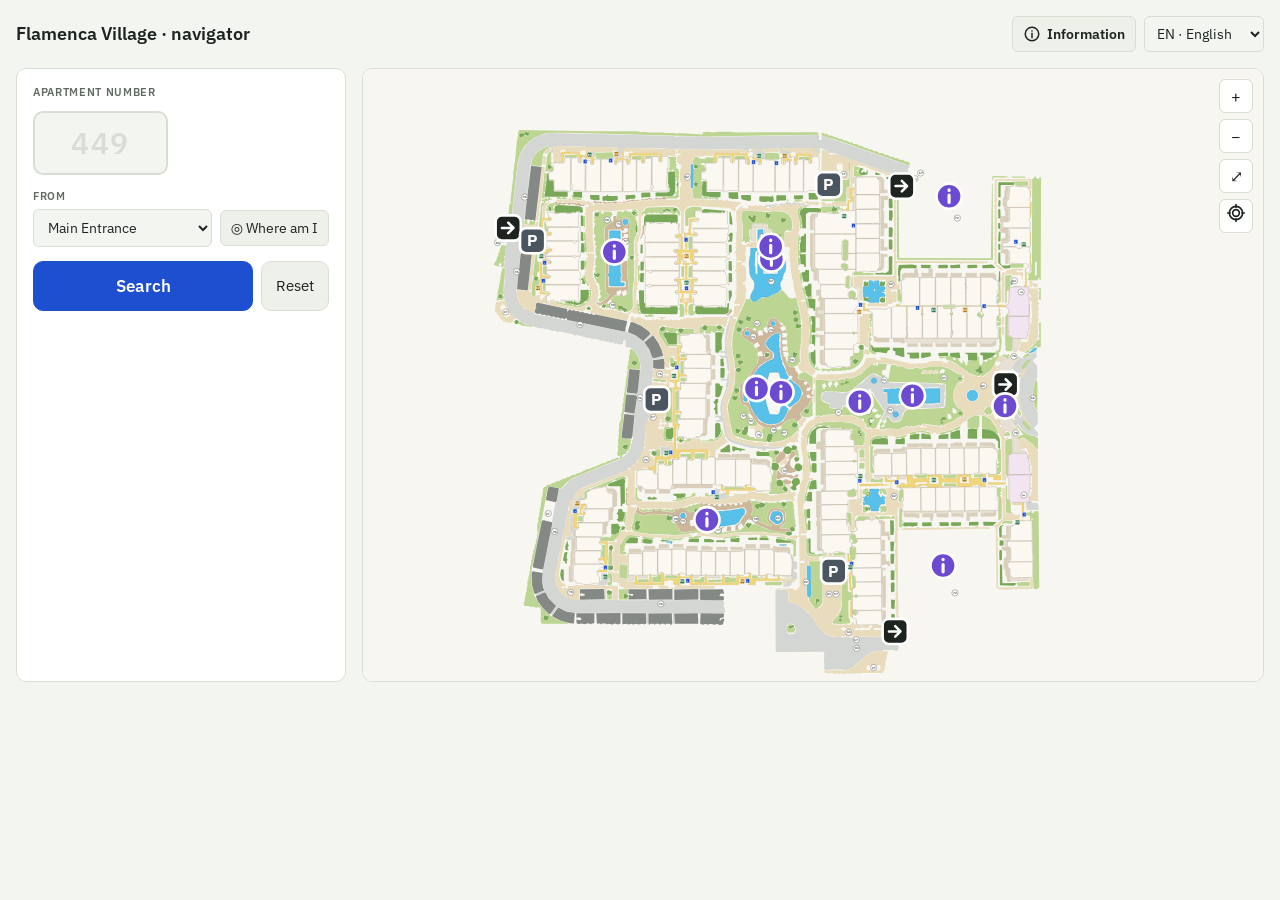
<file: index.html>
<!doctype html>
<html lang="es">
<head>
<meta charset="utf-8">
<meta name="viewport" content="width=device-width, initial-scale=1, viewport-fit=cover">
<meta name="theme-color" content="#1f4fd1">
<title>Flamenca Village · navegador</title>
<meta name="description" content="Interactive residence plan: find an apartment and get a walking route to its staircase and lift. EN · ES · FR · RU.">
<link rel="icon" href="data:image/svg+xml,%3Csvg xmlns='http://www.w3.org/2000/svg' viewBox='0 0 32 32'%3E%3Crect width='32' height='32' rx='7' fill='%231f4fd1'/%3E%3Cpath d='M9 23V12l7-4 7 4v11h-5v-6h-4v6z' fill='%23fff'/%3E%3C/svg%3E">
<link rel="preconnect" href="https://fonts.googleapis.com">
<link rel="preconnect" href="https://fonts.gstatic.com" crossorigin>
<link rel="stylesheet" href="https://fonts.googleapis.com/css2?family=IBM+Plex+Sans:wght@400;500;600&family=IBM+Plex+Mono:wght@400;500;600&display=swap">
<link rel="stylesheet" href="assets/style.css?v=20261014b">
</head>
<body class="mode-simple">
<div class="wrap">
  <header class="top">
    <h1 id="apptitle">FlamencaDemoPlan</h1>
    <div class="ctrls">
      <button class="btn infobtn" id="infobtn" type="button" hidden><svg viewBox="0 0 24 24" width="18" height="18" fill="none" stroke="currentColor" stroke-width="2" stroke-linecap="round"><circle cx="12" cy="12" r="9"/><path d="M12 11v6M12 7.5v.5"/></svg><span>Información</span></button>
      <select id="lang" aria-label="Language">
        <option value="es">ES · Español</option>
        <option value="en">EN · English</option>
        <option value="fr">FR · Français</option>
        <option value="ru">RU · Русский</option>
      </select>
    </div>
  </header>

  <div class="grid">
    <aside>
      <!-- Simple: номер квартиры крупно -->
      <form id="sform" class="simple-only route-only" novalidate>
        <label class="lbl" for="num" data-i="aptNumber">Número de apartamento</label>
        <div class="numrow">
          <input id="num" class="bignum" type="text" inputmode="numeric" autocomplete="off" enterkeyhint="search" placeholder="449" maxlength="8">
          <div class="hit" id="hit" aria-live="polite"></div>
        </div>
        <div class="err" id="err" role="alert" hidden></div>
      </form>

      <!-- Pro: поиск по коду с подсказками -->
      <div class="field pro-only">
        <label class="lbl" for="q" data-i="to">Destino</label>
        <input type="text" id="q" autocomplete="off" role="combobox" aria-controls="sugg" aria-expanded="false">
        <div class="sugg" id="sugg" role="listbox" hidden></div>
      </div>

      <div class="route-only">
        <label class="lbl" for="from" data-i="from">Desde</label>
        <div class="row">
          <select id="from"></select>
          <button class="btn pro-only" id="pick" type="button" data-i="onMap">En el plano</button>
          <button class="btn simple-only" id="useloc" type="button" hidden>◎</button>
        </div>
      </div>

      <div class="gorow route-only">
        <button class="btn primary simple-only" id="go" type="submit" form="sform" data-i="search">Buscar</button>
        <button class="btn" id="reset" type="button" data-i="reset">Restablecer</button>
      </div>

      <div class="pro-only">
        <span class="lbl" data-i="floorOnPlan">Planta en el plano</span>
        <div class="seg full" id="floorseg"></div>
      </div>
      <div class="pro-only">
        <span class="lbl" data-i="showWhich">Apartamentos visibles</span>
        <div class="seg full" id="showseg"></div>
      </div>

      <div class="card route-only pro-only" id="info" aria-live="polite"></div>
    </aside>

    <div class="mapbox" id="mapbox">
      <svg id="map" viewBox="0 0 3112 2770" role="img" aria-label="Plan">
        <g id="world">
          <g data-layer="road"></g>
          <g data-layer="walk"></g>
          <g data-layer="lawn"></g>
          <g data-layer="pool"></g>
          <g data-layer="parking"></g>
          <g data-layer="bld"></g>
          <g data-layer="gallery"></g>
          <image data-layer="raster" x="0" y="0" opacity=".6"/>
          <g data-layer="apts" id="g-stacks"></g>
          <g data-layer="aptlabels" id="g-stl"></g>
          <g data-layer="pois"></g>
          <g data-layer="graph"></g>
          <g id="g-route"></g>
          <g data-layer="lifts"></g>
          <g data-layer="liftsdata"></g>
          <g data-layer="panels"></g>
          <g data-layer="esc"></g>
          <g data-layer="badges"></g>
          <g data-layer="places"></g>
          <g id="g-me"></g>
        </g>
      </svg>
      <div class="mapctl">
        <button id="zin" type="button">+</button>
        <button id="zout" type="button">−</button>
        <button id="zfit" type="button">⤢</button>
        <button id="locate" type="button" hidden><svg viewBox="0 0 24 24" width="20" height="20" fill="none" stroke="currentColor" stroke-width="2" stroke-linecap="round"><circle cx="12" cy="12" r="4"/><path d="M12 2v3M12 19v3M2 12h3M19 12h3"/><circle cx="12" cy="12" r="8"/></svg></button>
      </div>
      <div class="hint" id="hint" hidden data-i="pickHint"></div>
    </div>
  </div>

</div>
<div class="pop" id="pop" hidden><div class="popc" role="dialog" aria-modal="true" aria-labelledby="poptitle"><button class="popx" id="popx" type="button" aria-label="×">×</button><div id="popb"></div></div></div>
<div class="ntoast" id="ntoast" role="status" hidden></div>

<script src="data/plan-data.js?v=20261014b"></script>
<script src="assets/geo.js?v=20261014b"></script>
<script src="assets/app.js?v=20261014b"></script>
</body>
</html>
</file>
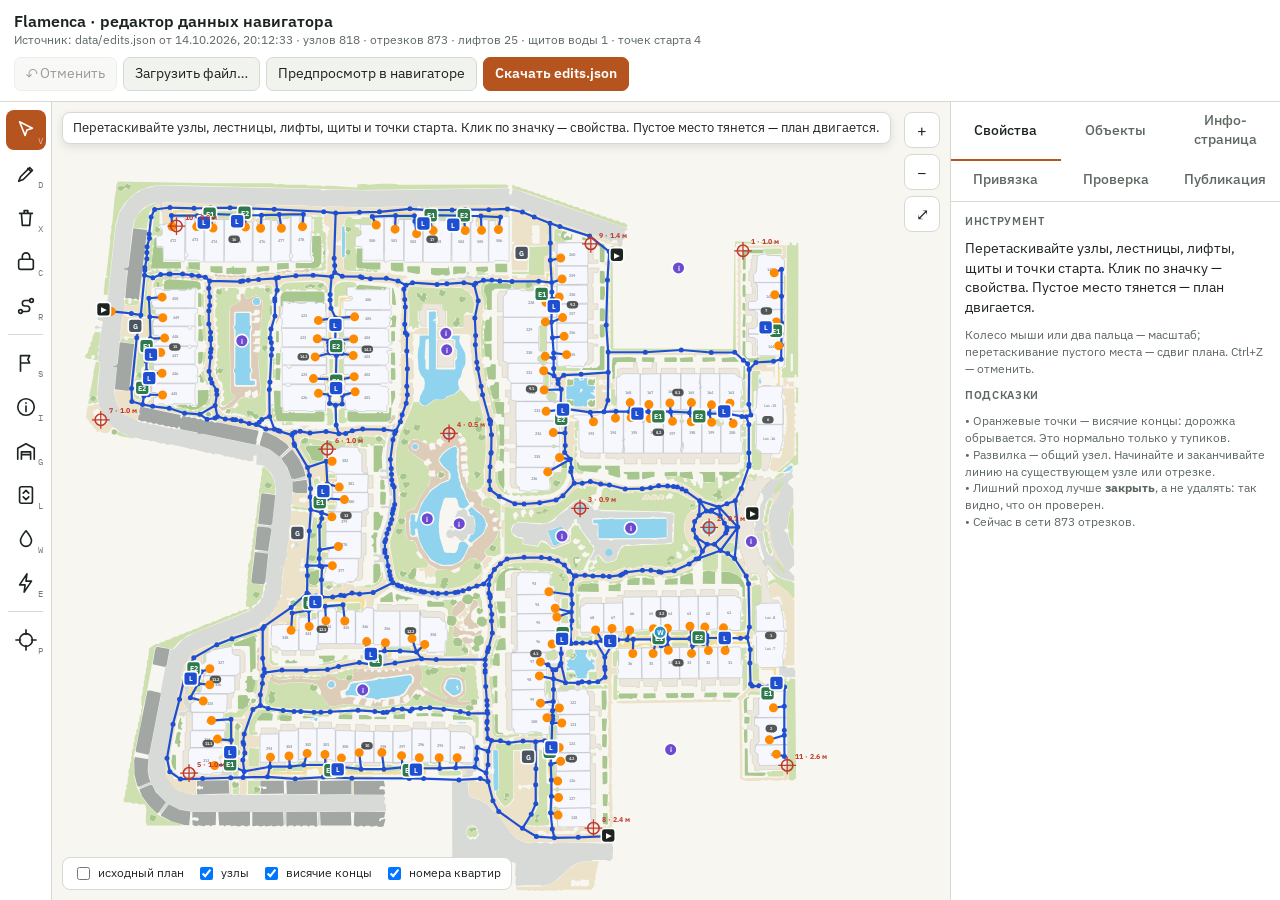
<file: editor/index.html>
<!doctype html>
<html lang="ru">
<head>
<meta charset="utf-8">
<meta name="viewport" content="width=device-width, initial-scale=1, viewport-fit=cover">
<meta name="robots" content="noindex, nofollow">
<title>Flamenca · редактор данных</title>
<link rel="icon" href="data:image/svg+xml,%3Csvg xmlns='http://www.w3.org/2000/svg' viewBox='0 0 32 32'%3E%3Crect width='32' height='32' rx='7' fill='%23b5541f'/%3E%3Cpath d='M8 22l4-1 10-10-3-3L9 18z' fill='%23fff'/%3E%3C/svg%3E">
<link rel="preconnect" href="https://fonts.googleapis.com">
<link rel="stylesheet" href="https://fonts.googleapis.com/css2?family=IBM+Plex+Sans:wght@400;500;600&family=IBM+Plex+Mono:wght@400;500;600&display=swap">
<style>
/* Layout: шапка (файл/статистика) → панель инструментов слева, план, боковая панель справа (свойства, объекты, проверка, публикация) */
:root{
  --bg:#eef0ec; --panel:#ffffff; --line:#d6dbd2; --fg:#1d2420; --muted:#5d6860;
  --accent:#b5541f; --accent-soft:#f8e6da; --blue:#1f4fd1; --ok:#2f7a4d; --bad:#c0392b; --chip:#f1f3ee;
  --sans:"IBM Plex Sans",system-ui,-apple-system,"Segoe UI",sans-serif;
  --mono:"IBM Plex Mono",ui-monospace,Menlo,monospace;
}
@media (prefers-color-scheme:dark){:root:not([data-theme="light"]){--bg:#141816;--panel:#1c221f;--line:#2f3833;--fg:#e4eae6;--muted:#9aa69f;--accent:#f08a4b;--accent-soft:#3a2617;--blue:#7c9cff;--ok:#6cc58f;--bad:#ff7a6b;--chip:#232a26;color-scheme:dark}}
:root[data-theme="dark"]{--bg:#141816;--panel:#1c221f;--line:#2f3833;--fg:#e4eae6;--muted:#9aa69f;--accent:#f08a4b;--accent-soft:#3a2617;--blue:#7c9cff;--ok:#6cc58f;--bad:#ff7a6b;--chip:#232a26;color-scheme:dark}
html,body{height:100%;margin:0;background:var(--bg);color:var(--fg)}
body{font-family:var(--sans);font-size:14px;line-height:1.4;display:flex;flex-direction:column;padding-left:env(safe-area-inset-left,0px);padding-right:env(safe-area-inset-right,0px)}
[hidden]{display:none!important}
button,input,select,textarea{font:inherit;color:var(--fg)}
:focus-visible{outline:2px solid var(--accent);outline-offset:2px}
.mono{font-family:var(--mono);font-variant-numeric:tabular-nums}
header{display:flex;flex-wrap:wrap;gap:8px 16px;align-items:center;justify-content:space-between;padding:10px 14px;background:var(--panel);border-bottom:1px solid var(--line)}
header h1{font-size:16px;margin:0;font-weight:600}
header .stats{color:var(--muted);font-size:12px}
.hbtns{display:flex;flex-wrap:wrap;gap:6px}
.btn{background:var(--chip);border:1px solid var(--line);border-radius:7px;padding:6px 11px;cursor:pointer;white-space:nowrap}
.btn:hover{border-color:var(--accent)}
.btn.primary{background:var(--accent);border-color:var(--accent);color:#fff;font-weight:600}
.btn.danger{color:var(--bad)}
.btn:disabled{opacity:.45;cursor:default}
main{flex:1;display:grid;grid-template-columns:52px minmax(0,1fr) 330px;min-height:0}
@media (max-width:900px){main{grid-template-columns:minmax(0,1fr);grid-template-rows:auto 62vh auto}}
.tools{display:flex;flex-direction:column;gap:4px;padding:8px 6px;background:var(--panel);border-right:1px solid var(--line)}
@media (max-width:900px){.tools{flex-direction:row;flex-wrap:wrap;border-right:0;border-bottom:1px solid var(--line)}}
.tools button{width:40px;height:40px;border-radius:8px;border:1px solid transparent;background:none;cursor:pointer;display:grid;place-items:center;position:relative}
.tools button svg{width:22px;height:22px;stroke:currentColor;fill:none;stroke-width:1.8;stroke-linecap:round;stroke-linejoin:round}
.tools button:hover{background:var(--chip)}
.tools button.on{background:var(--accent);color:#fff}
.tools button kbd{position:absolute;right:2px;bottom:1px;font-size:9px;font-family:var(--mono);opacity:.6}
.tools hr{border:0;border-top:1px solid var(--line);margin:4px 2px;width:auto}
.mapwrap{position:relative;min-width:0;min-height:0;background:#f7f6f1}
#map{width:100%;height:100%;display:block;touch-action:none;cursor:grab}
#map.t-draw,#map.t-lift,#map.t-water,#map.t-start,#map.t-route,#map.t-elec,#map.t-info,#map.t-garage,#map.t-geo{cursor:crosshair}
#map.t-delete{cursor:not-allowed}
.hud{position:absolute;left:10px;top:10px;background:var(--panel);border:1px solid var(--line);border-radius:8px;padding:6px 10px;font-size:13px;max-width:calc(100% - 80px);box-shadow:0 3px 10px rgb(0 0 0/.1)}
.hud b{color:var(--accent)}
.zoom{position:absolute;right:10px;top:10px;display:flex;flex-direction:column;gap:6px}
.zoom button{width:36px;height:36px;background:var(--panel);border:1px solid var(--line);border-radius:8px;cursor:pointer;font-size:16px}
.vis{position:absolute;left:10px;bottom:10px;background:var(--panel);border:1px solid var(--line);border-radius:8px;padding:6px 10px;display:flex;flex-wrap:wrap;gap:4px 12px;font-size:12px;max-width:calc(100% - 20px)}
.vis label{display:flex;gap:5px;align-items:center;cursor:pointer}
aside{background:var(--panel);border-left:1px solid var(--line);display:flex;flex-direction:column;min-height:0}
@media (max-width:900px){aside{border-left:0;border-top:1px solid var(--line)}}
.tabs{display:flex;flex-wrap:wrap;border-bottom:1px solid var(--line)}
.tabs button{flex:1 1 30%;background:none;border:0;border-bottom:2px solid transparent;padding:9px 4px;cursor:pointer;font-weight:500;color:var(--muted)}
.tabs button.on{color:var(--fg);border-bottom-color:var(--accent)}
.pane{padding:12px 14px;overflow:auto;display:flex;flex-direction:column;gap:10px;flex:1}
.lbl{font-size:11px;letter-spacing:.06em;text-transform:uppercase;color:var(--muted);font-weight:600}
.f{display:flex;flex-direction:column;gap:3px}
.f input,.f select,.f textarea{background:var(--bg);border:1px solid var(--line);border-radius:6px;padding:6px 8px;width:100%;box-sizing:border-box}
.f textarea{min-height:56px;resize:vertical;font-family:var(--mono);font-size:13px}
.row2{display:grid;grid-template-columns:1fr 1fr;gap:8px}
.note{font-size:12px;color:var(--muted)}
.list{display:flex;flex-direction:column;border:1px solid var(--line);border-radius:8px;overflow:hidden}
.list div{display:flex;justify-content:space-between;gap:8px;padding:6px 9px;border-bottom:1px solid var(--line);cursor:pointer;font-size:13px}
.list div:last-child{border-bottom:0}
.list div:hover,.list div.on{background:var(--accent-soft)}
.list span{color:var(--muted);overflow:hidden;text-overflow:ellipsis;white-space:nowrap}
.res{display:flex;flex-direction:column;gap:4px;font-size:13px}
.ok{color:var(--ok)} .bad{color:var(--bad)}
.banner{background:var(--accent-soft);border-bottom:1px solid var(--line);padding:8px 14px;display:flex;flex-wrap:wrap;gap:8px;align-items:center;font-size:13px}
ol.steps{margin:0;padding-left:18px;display:flex;flex-direction:column;gap:6px}
code{font-family:var(--mono);font-size:12px;background:var(--chip);padding:1px 4px;border-radius:4px}
.toast{position:fixed;left:50%;bottom:20px;transform:translateX(-50%);background:var(--fg);color:var(--bg);padding:8px 14px;border-radius:8px;font-size:13px;z-index:20}
/* план */
.e{stroke:#1f4fd1;stroke-width:2.2;vector-effect:non-scaling-stroke;stroke-linecap:round}
.e.closed{stroke:#c0392b;stroke-dasharray:5 4}
.e.hl{stroke:#b5541f;stroke-width:5}
.n{stroke:#1f4fd1;stroke-width:5;stroke-linecap:round;vector-effect:non-scaling-stroke}
.n.dangle{stroke:#ff8a00;stroke-width:9}
.n.hl{stroke:#b5541f;stroke-width:12}
.rb{stroke:#b5541f;stroke-width:2.5;stroke-dasharray:6 5;vector-effect:non-scaling-stroke;fill:none}
.route{stroke:#00a86b;stroke-width:6;vector-effect:non-scaling-stroke;fill:none;stroke-linecap:round;stroke-linejoin:round}
.mk text{font-family:"IBM Plex Sans",sans-serif;font-weight:700;pointer-events:none}
.mk.sel rect,.mk.sel circle{stroke:#b5541f;stroke-width:4}
@media (prefers-reduced-motion:reduce){*{transition:none!important}}
</style>
</head>
<body>
<div class="banner" id="draftBanner" hidden>
  <span>Найден несохранённый черновик (<span id="draftTime"></span>).</span>
  <button class="btn primary" id="draftUse" type="button">Продолжить черновик</button>
  <button class="btn" id="draftDrop" type="button">Начать с опубликованных данных</button>
</div>
<header>
  <div>
    <h1>Flamenca · редактор данных навигатора</h1>
    <div class="stats" id="stats"></div>
  </div>
  <div class="hbtns">
    <button class="btn" id="undo" type="button" title="Ctrl+Z">↶ Отменить</button>
    <label class="btn" for="fileIn" title="Загрузить ранее скачанный edits.json">Загрузить файл…</label>
    <input type="file" id="fileIn" accept=".json,application/json" hidden>
    <button class="btn" id="preview" type="button" title="Открыть навигатор с этими данными (только на этом устройстве)">Предпросмотр в навигаторе</button>
    <button class="btn primary" id="save" type="button">Скачать edits.json</button>
  </div>
</header>
<main>
  <nav class="tools" id="tools" aria-label="Инструменты"></nav>
  <div class="mapwrap">
    <svg id="map" aria-label="План комплекса для редактирования"><g id="world"></g></svg>
    <div class="hud" id="hud"></div>
    <div class="zoom"><button id="zi" type="button" aria-label="Приблизить">+</button><button id="zo" type="button" aria-label="Отдалить">−</button><button id="zf" type="button" aria-label="Весь план">⤢</button></div>
    <div class="vis">
      <label><input type="checkbox" id="vRaster"> исходный план</label>
      <label><input type="checkbox" id="vNodes" checked> узлы</label>
      <label><input type="checkbox" id="vDangle" checked> висячие концы</label>
      <label><input type="checkbox" id="vNums" checked> номера квартир</label>
    </div>
  </div>
  <aside>
    <div class="tabs" role="tablist">
      <button type="button" data-tab="props" class="on">Свойства</button>
      <button type="button" data-tab="objs">Объекты</button>
      <button type="button" data-tab="page">Инфо-страница</button>
      <button type="button" data-tab="geo">Привязка</button>
      <button type="button" data-tab="check">Проверка</button>
      <button type="button" data-tab="pub">Публикация</button>
    </div>
    <div class="pane" id="p-props"></div>
    <div class="pane" id="p-objs" hidden></div>
    <div class="pane" id="p-page" hidden></div>
    <div class="pane" id="p-geo" hidden></div>
    <div class="pane" id="p-check" hidden>
      <button class="btn primary" id="runCheck" type="button">Проверить сеть</button>
      <div class="res" id="checkRes"><div class="note">Проверка ищет оторванные куски, висячие концы и лестницы, до которых нельзя дойти от точек старта.</div></div>
    </div>
    <div class="pane" id="p-pub" hidden>
      <div class="lbl">Как опубликовать для всех</div>
      <ol class="steps">
        <li>Нажмите <button class="btn" id="copyJson" type="button">Скопировать данные</button></li>
        <li>Откройте <a href="https://github.com/alkosu/FlamencaDemoPlan/edit/main/data/edits.json" target="_blank" rel="noopener">data/edits.json на GitHub</a>, выделите весь текст (Ctrl/⌘+A), вставьте (Ctrl/⌘+V), нажмите <b>Commit changes</b>.</li>
        <li>Через 1–2 минуты навигатор начнёт использовать новые данные. Сборка не нужна.</li>
      </ol>
      <p class="note" style="margin:0">Можно и файлом: <b>Скачать edits.json</b> → <a href="https://github.com/alkosu/FlamencaDemoPlan/upload/main/data" target="_blank" rel="noopener">загрузка в папку data</a>. <b>Важно:</b> файл должен называться ровно <code>edits.json</code>. Браузер при повторном скачивании называет его «edits (2).json» — такой файл навигатор не читает; переименуйте перед загрузкой.</p>
      <div class="lbl">Проверить до публикации</div>
      <p class="note" style="margin:0"><b>Предпросмотр в навигаторе</b> открывает сайт с текущими правками только на этом устройстве. Остальные видят опубликованную версию.</p>
      <div class="lbl">Продолжить в другой раз</div>
      <p class="note" style="margin:0">Черновик автоматически сохраняется в этом браузере. На другом устройстве нажмите <b>Загрузить файл…</b> и выберите скачанный edits.json.</p>
      <div class="lbl">Начать заново</div>
      <button class="btn danger" id="reset" type="button">Сбросить к опубликованным данным</button>
      <div class="note" id="srcNote"></div>
    </div>
  </aside>
</main>
<div class="toast" id="toast" hidden></div>
<script src="../data/plan-data.js"></script>
<script src="../assets/geo.js"></script>
<script src="editor.js"></script>
</body>
</html>
</file>
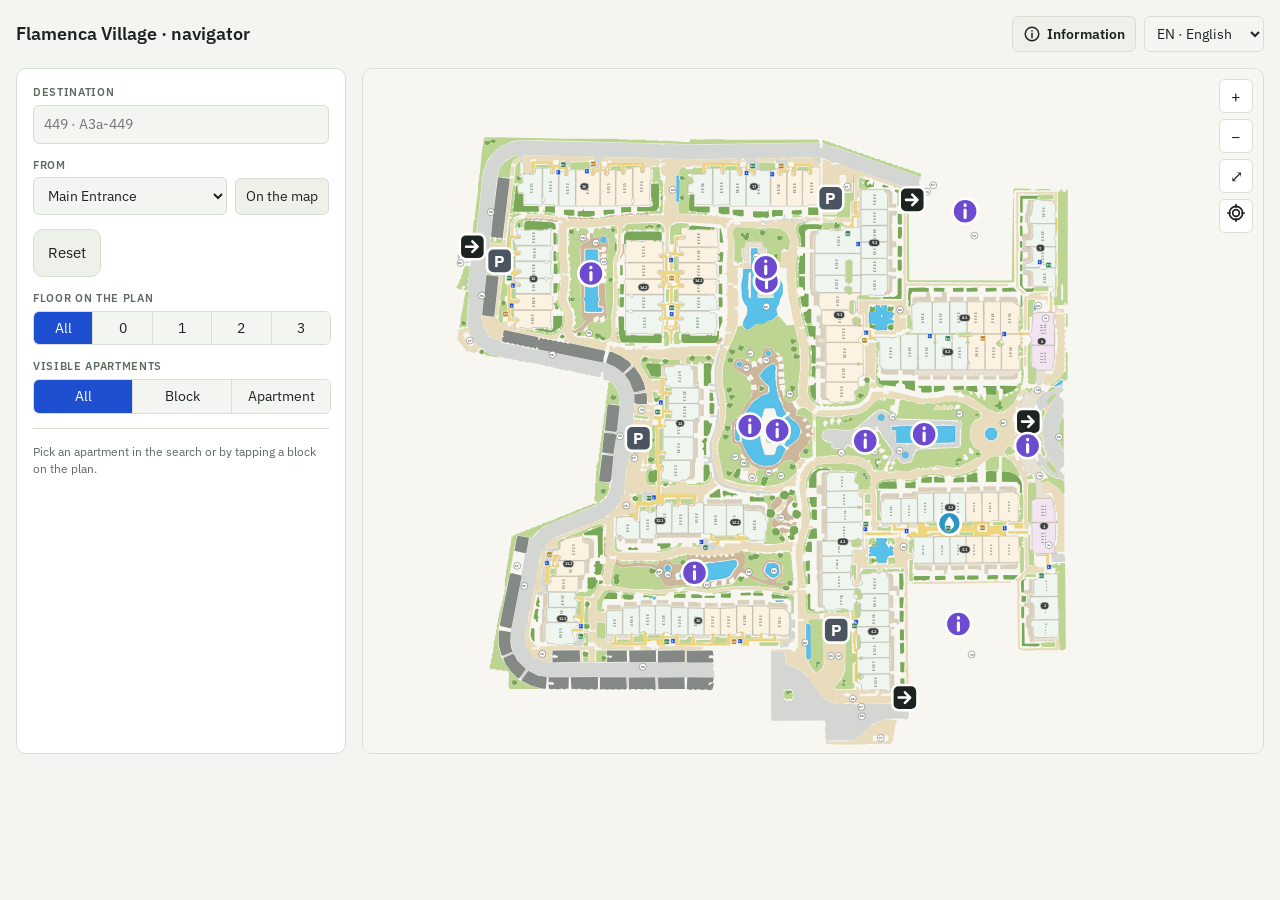
<file: pro/index.html>
<!doctype html>
<html lang="es">
<head>
<meta charset="utf-8">
<meta name="viewport" content="width=device-width, initial-scale=1">
<title>Flamenca Village · Pro</title>
<meta http-equiv="refresh" content="0; url=../?mode=pro&amp;lock=1">
<script>
  // переносим ?lang=… и #номер на основную страницу; режим закреплён
  var q = new URLSearchParams(location.search); q.set('mode', 'pro'); q.set('lock', '1');
  location.replace('../?' + q.toString() + location.hash);
</script>
</head>
<body><p><a href="../?mode=pro&amp;lock=1">Flamenca Village · Pro</a></p></body>
</html>
</file>
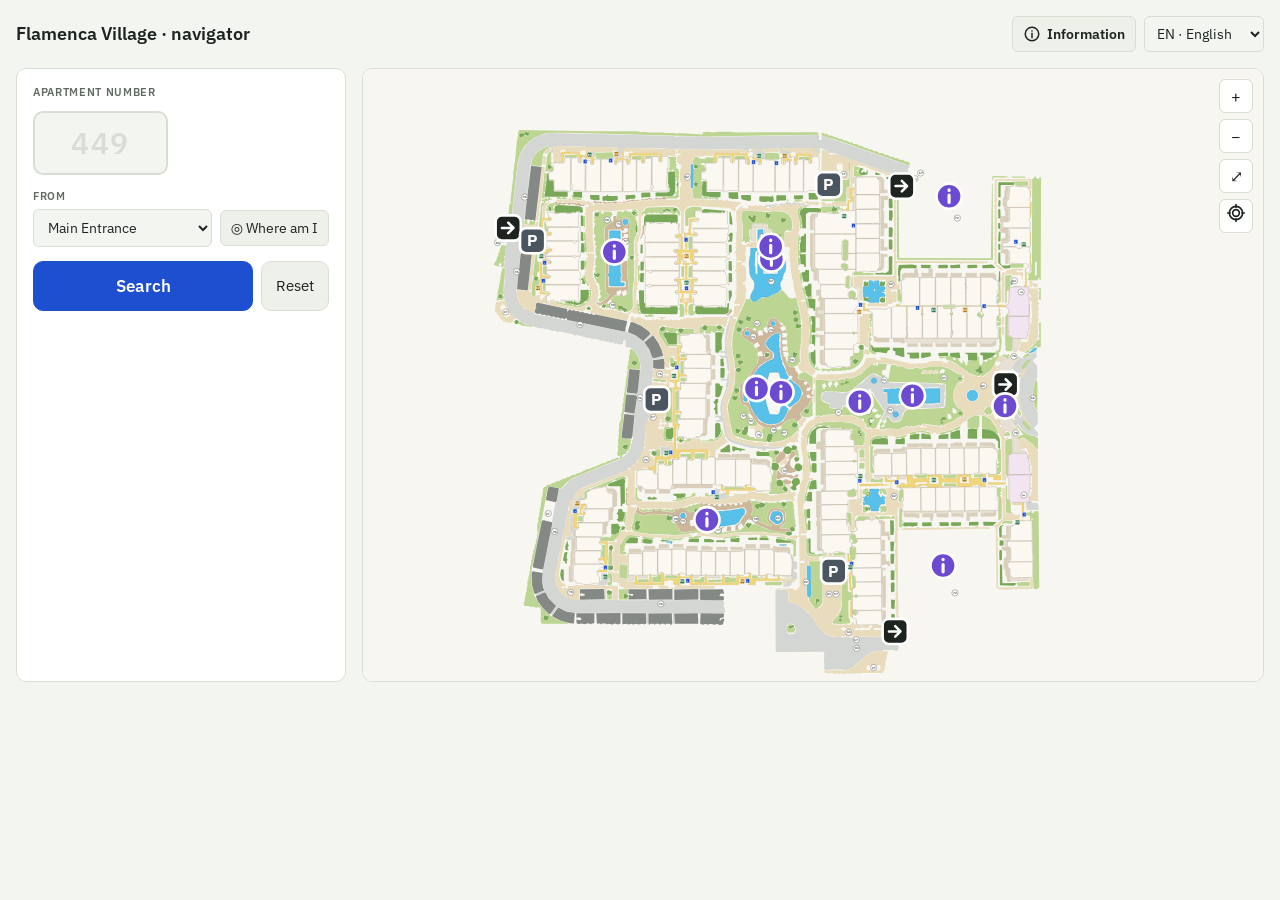
<file: simple/index.html>
<!doctype html>
<html lang="es">
<head>
<meta charset="utf-8">
<meta name="viewport" content="width=device-width, initial-scale=1">
<title>Flamenca Village · Simple</title>
<meta http-equiv="refresh" content="0; url=../?mode=simple&amp;lock=1">
<script>
  // переносим ?lang=… и #номер на основную страницу; режим закреплён
  var q = new URLSearchParams(location.search); q.set('mode', 'simple'); q.set('lock', '1');
  location.replace('../?' + q.toString() + location.hash);
</script>
</head>
<body><p><a href="../?mode=simple&amp;lock=1">Flamenca Village · Simple</a></p></body>
</html>
</file>
<file: assets/style.css>
/* Навигатор ЖК — стили. Палитра плана фиксированная (это чертёж), интерфейс поддерживает светлую и тёмную тему. */
html{-webkit-text-size-adjust:100%}
body{margin:0}
[hidden]{display:none!important}
/* Layout: инструмент — панель поиска/маршрута слева, векторный план справа (слои в плавающей панели), реестр квартир ниже */
:root{
  --bg:#f3f5f1; --panel:#ffffff; --line:#d9ded4; --fg:#1d2420; --muted:#5f6a62;
  --accent:#1f4fd1; --accent-soft:#e3eafc; --mark:#d1491f; --chip:#eef1ea; --mapbg:#f7f6f1;
  --sans:"IBM Plex Sans",system-ui,-apple-system,"Segoe UI",sans-serif;
  --mono:"IBM Plex Mono",ui-monospace,"SFMono-Regular",Menlo,monospace;
}
@media (prefers-color-scheme:dark){:root:not([data-theme="light"]){
  --bg:#141916; --panel:#1c2320; --line:#2e3833; --fg:#e4ebe6; --muted:#9aa79f;
  --accent:#7c9cff; --accent-soft:#25304d; --mark:#ff8a5c; --chip:#242c28; --mapbg:#e9e8e2; color-scheme:dark}}
:root[data-theme="dark"]{
  --bg:#141916; --panel:#1c2320; --line:#2e3833; --fg:#e4ebe6; --muted:#9aa79f;
  --accent:#7c9cff; --accent-soft:#25304d; --mark:#ff8a5c; --chip:#242c28; --mapbg:#e9e8e2; color-scheme:dark}
html,body{background:var(--bg);color:var(--fg)}
body{font-family:var(--sans);font-size:14px;line-height:1.45;padding-left:max(16px,env(safe-area-inset-left,0px));padding-right:max(16px,env(safe-area-inset-right,0px));padding-block:16px 32px}
.wrap{max-width:1400px;margin:0 auto;display:flex;flex-direction:column;gap:16px}
header{display:flex;flex-wrap:wrap;align-items:baseline;gap:8px 16px}
h1{font-size:20px;font-weight:600;margin:0;text-wrap:balance}
.sub{color:var(--muted)}
.grid{display:grid;grid-template-columns:330px minmax(0,1fr);gap:16px}
@media (max-width:860px){.grid{grid-template-columns:minmax(0,1fr)}}
aside{display:flex;flex-direction:column;gap:14px;background:var(--panel);border:1px solid var(--line);border-radius:10px;padding:16px;min-width:0}
.lbl{font-size:11px;letter-spacing:.06em;text-transform:uppercase;color:var(--muted);font-weight:600;display:block;margin-bottom:4px}
input,select,button{font:inherit;color:var(--fg)}
input[type=text],select{width:100%;box-sizing:border-box;background:var(--bg);border:1px solid var(--line);border-radius:6px;padding:8px 10px}
input:focus-visible,select:focus-visible,button:focus-visible{outline:2px solid var(--accent);outline-offset:2px}
.field{position:relative}
.sugg{position:absolute;left:0;right:0;top:100%;z-index:5;background:var(--panel);border:1px solid var(--line);border-radius:6px;margin-top:2px;max-height:240px;overflow:auto;box-shadow:0 6px 18px rgb(0 0 0/.12)}
.sugg div{padding:6px 10px;cursor:pointer;display:flex;justify-content:space-between;gap:8px}
.sugg div:hover,.sugg div.on{background:var(--accent-soft)}
.mono{font-family:var(--mono);font-variant-numeric:tabular-nums}
.row{display:flex;gap:8px;align-items:center}
.btn{background:var(--chip);border:1px solid var(--line);border-radius:6px;padding:7px 10px;cursor:pointer;white-space:nowrap}
.btn:hover{border-color:var(--accent)}
.btn.on{background:var(--accent);color:#fff;border-color:var(--accent)}
.card{border-top:1px solid var(--line);padding-top:14px;display:flex;flex-direction:column;gap:10px}
.dest{font-family:var(--mono);font-size:22px;font-weight:500}
.kv{display:grid;grid-template-columns:auto 1fr;gap:4px 12px;margin:0}
.kv dt{color:var(--muted)} .kv dd{margin:0}
.stat{display:flex;gap:16px}
.stat b{font-family:var(--mono);font-size:18px;font-weight:500;display:block}
.stat span{color:var(--muted);font-size:12px}
ol.steps{margin:0;padding-left:20px;display:flex;flex-direction:column;gap:4px}
.note{font-size:12px;color:var(--muted)}
.seg{display:flex;border:1px solid var(--line);border-radius:6px;overflow:hidden;width:fit-content;max-width:100%;flex-wrap:wrap}
.seg button{background:var(--bg);border:0;border-right:1px solid var(--line);padding:6px 10px;cursor:pointer}
.seg button:last-child{border-right:0}
.seg button.on{background:var(--accent);color:#fff}
.seg.full{width:100%}.seg.full button{flex:1}
/* карта */
.mapbox{position:relative;background:var(--panel);border:1px solid var(--line);border-radius:10px;overflow:hidden;min-width:0;height:min(76vh,760px)}
@media (max-width:860px){.mapbox{height:66vh}}
#map{width:100%;height:100%;display:block;touch-action:none;cursor:grab;background:var(--mapbg)}
#map.picking{cursor:crosshair}
.mapctl{position:absolute;right:10px;top:10px;display:flex;flex-direction:column;gap:6px}
.mapctl button{width:34px;height:34px;background:var(--panel);border:1px solid var(--line);border-radius:6px;cursor:pointer;font-size:16px}
.layers{position:absolute;left:10px;top:10px;background:var(--panel);border:1px solid var(--line);border-radius:8px;box-shadow:0 4px 14px rgb(0 0 0/.12);max-width:calc(100% - 70px);z-index:3}
.layers>button{border:0;background:none;padding:8px 12px;cursor:pointer;font-weight:600;display:flex;gap:8px;align-items:center}
.layers .body{padding:4px 12px 12px;display:flex;flex-direction:column;gap:8px;max-height:min(60vh,560px);overflow:auto;width:250px;max-width:100%;box-sizing:border-box}
.layers .presets{display:flex;flex-wrap:wrap;gap:6px}
.layers .presets button{font-size:12px;padding:4px 8px}
.layers label{display:flex;gap:8px;align-items:center;cursor:pointer;font-size:13px}
.layers .sw{width:14px;height:10px;border-radius:2px;border:1px solid rgb(0 0 0/.25);flex:none}
.layers .grp{font-size:11px;letter-spacing:.06em;text-transform:uppercase;color:var(--muted);font-weight:600;margin-top:4px}
.layers input[type=range]{width:100%}
.hint{position:absolute;left:50%;bottom:10px;transform:translateX(-50%);background:var(--accent);color:#fff;padding:6px 12px;border-radius:6px;font-size:13px;white-space:nowrap}
/* svg-стили плана (план — чертёж, палитра фиксированная в обеих темах) */
.stk{fill:#fbf8f1;stroke:#8f846f;stroke-width:1.2;transition:fill .15s}
.stk.e1{fill:#eef6ef}.stk.e2{fill:#fbf2e2}
.plain .stk.e1,.plain .stk.e2{fill:#fbf8f1}
.stk.hov{fill:#dfe7fb}
.stk.sel{fill:#c9d6fb;stroke:#1f4fd1;stroke-width:3}
.stk.dim{opacity:.35}
.stl{font-family:"IBM Plex Mono",monospace;fill:#2b2f2c;pointer-events:none}
.stl.sel{fill:#123aa8;font-weight:600}
.lab{font-family:"IBM Plex Sans",sans-serif;fill:#3a3f3b;pointer-events:none}
@media (prefers-reduced-motion:reduce){*{transition:none!important;animation:none!important}}
.routeline{stroke-dasharray:14 10;animation:dash 1.2s linear infinite}
@keyframes dash{to{stroke-dashoffset:-24}}

/* ===== Режимы, шапка, Simple (mobile-first) ===== */
.mode-simple .pro-only,.mode-pro .simple-only{display:none!important}
header.top{display:flex;flex-wrap:wrap;align-items:center;justify-content:space-between;gap:10px 16px}
header.top h1{font-size:18px;line-height:1.25;flex:1 1 220px;min-width:0}
.ctrls{display:flex;gap:8px;align-items:center;flex-wrap:wrap}
.ctrls select{width:auto;padding:7px 8px}
.ctrls .seg button{padding:7px 14px;font-weight:600}
#sform{display:flex;flex-direction:column;gap:6px}
.bignum{font-family:var(--mono);font-size:40px;font-weight:600;text-align:center;letter-spacing:.06em;padding:10px 12px!important;border-width:2px!important;border-radius:10px!important;font-variant-numeric:tabular-nums}
.bignum::placeholder{color:var(--line)}
.bignum:focus{border-color:var(--accent)!important;outline:none}
.btn.primary{background:var(--accent);border-color:var(--accent);color:#fff;font-size:17px;font-weight:600;padding:12px 16px;border-radius:10px;width:100%}
.btn.primary:hover{filter:brightness(1.08)}
.err{color:var(--mark);font-size:13px}
.ans{display:flex;align-items:baseline;gap:12px;flex-wrap:wrap}
.ansnum{font-size:44px;font-weight:600;line-height:1;color:var(--accent)}
.anssub{color:var(--muted)}
.tiles{display:grid;grid-template-columns:repeat(2,minmax(0,1fr));gap:8px}
.tile{border:1px solid var(--line);border-radius:10px;padding:10px 12px;background:var(--bg);display:flex;flex-direction:column;gap:2px;min-width:0}
.tile span{font-size:11px;letter-spacing:.06em;text-transform:uppercase;color:var(--muted);font-weight:600}
.tile b{font-family:var(--mono);font-size:30px;font-weight:600;line-height:1.1}
.tile b i{font-style:normal;font-size:16px;color:var(--muted)}
.tile small{font-size:12px;color:var(--muted);overflow-wrap:anywhere}
.tile.t-esc.e1{border-color:#3a8c5b;box-shadow:inset 3px 0 0 #3a8c5b}
.tile.t-esc.e2{border-color:#b57d1a;box-shadow:inset 3px 0 0 #b57d1a}
.tile.t-lift{box-shadow:inset 3px 0 0 var(--accent);border-color:var(--accent)}
.foot{margin:0}
.mode-simple .mapbox{height:min(68vh,720px)}
@media (max-width:860px){
  body{padding-block:10px 24px}
  .wrap{gap:12px}
  aside{padding:14px;gap:12px}
  .mode-simple .mapbox{height:62vh;min-height:340px}
  .mapctl button{width:40px;height:40px}
}
@media (max-width:380px){ .bignum{font-size:34px} .tile b{font-size:26px} .ctrls .seg button{padding:7px 10px} }

.stk.loc{fill:#f3e4f2}
.plain .stk.loc{fill:#f3e4f2}

.previewbar{background:#b5541f;color:#fff;padding:7px 12px;font-size:13px;border-radius:8px;max-width:1400px;margin:0 auto 10px}
.previewbar a{color:#fff;font-weight:600}

/* ===== вкладки Simple, окно объекта, «Где я» ===== */
.info-only{display:none}
body.tab-info.mode-simple .route-only{display:none!important}
body.tab-info.mode-simple .info-only{display:block}
body.tab-info.mode-simple .mapbox{display:none}
.infopage{line-height:1.55}
.infopage h2{font-size:20px;margin:0 0 8px}.infopage h3{font-size:16px;margin:14px 0 6px}.infopage h4{font-size:14px;margin:12px 0 4px}
.infopage p{margin:0 0 10px}.infopage ul{margin:0 0 10px;padding-left:20px}
.infopage a,.ptext a{color:var(--accent);overflow-wrap:anywhere}
svg .mk{transform:scale(var(--ms,1))}
.pop{position:fixed;inset:0;background:rgb(0 0 0/.35);display:flex;align-items:flex-end;justify-content:center;z-index:50;padding:max(16px,env(safe-area-inset-left,0px));padding-bottom:max(16px,env(safe-area-inset-bottom,0px))}
@media (min-width:700px){.pop{align-items:center}}
.popc{position:relative;background:var(--panel);color:var(--fg);border-radius:14px;padding:18px 18px 16px;width:min(440px,100%);max-height:80vh;overflow:auto;box-shadow:0 12px 40px rgb(0 0 0/.25);display:flex;flex-direction:column;gap:8px}
.popc h3{margin:0;font-size:19px;padding-right:36px;text-wrap:balance}
.popx{position:absolute;right:10px;top:10px;width:36px;height:36px;border-radius:50%;border:1px solid var(--line);background:var(--chip);font-size:22px;line-height:1;cursor:pointer}
.pkind{font-size:11px;letter-spacing:.06em;text-transform:uppercase;font-weight:600;color:var(--muted)}
.pk-info{color:#6d4bd1}.pk-elec{color:#b07c00}.pk-water{color:#2e95c2}
.ptext{line-height:1.5;overflow-wrap:anywhere}
.pmeta{margin:0;font-size:13px;color:var(--muted)}
.plink{align-self:flex-start;text-decoration:none;margin-top:4px}
.ntoast{position:fixed;left:50%;bottom:max(18px,env(safe-area-inset-bottom,0px));transform:translateX(-50%);background:var(--fg);color:var(--bg);padding:9px 14px;border-radius:9px;font-size:13px;z-index:60;max-width:calc(100% - 32px)}
#locate.on{background:var(--accent);color:#fff;border-color:var(--accent)}

.infobtn{display:inline-flex;align-items:center;gap:6px;font-weight:600}
.pop.big .popc{width:min(680px,100%);max-height:88vh}
.legend2{display:flex;gap:14px;font-size:12px;color:var(--muted)}
.legend2 i{display:inline-block;width:18px;height:5px;border-radius:3px;margin-right:6px;vertical-align:middle}

/* Simple: номер и «корпус · этаж» в одну строку */
.numrow{display:flex;gap:12px;align-items:center}
.numrow .bignum{width:7.5ch;flex:none;font-size:30px!important;padding:8px 10px!important}
.hit{display:flex;flex-direction:column;gap:2px;min-width:0;line-height:1.2}
.hit b{font-size:20px;font-weight:600}
.hit span{font-size:15px;color:var(--muted)}

.gorow{display:flex;gap:8px}
.gorow .btn.primary{flex:1;width:auto}
.gorow #reset{flex:0 0 auto;font-size:15px;padding:12px 14px;border-radius:10px}
.srows{display:flex;flex-direction:column;gap:6px}
.srow{display:flex;align-items:center;gap:10px}
.srow>span{min-width:92px;font-size:13px;color:var(--muted,#888)}
.srow>div{display:flex;flex-wrap:wrap;gap:6px}
.btn.anum{min-width:52px;padding:8px 10px;font-weight:600;font-size:16px}
</file>
